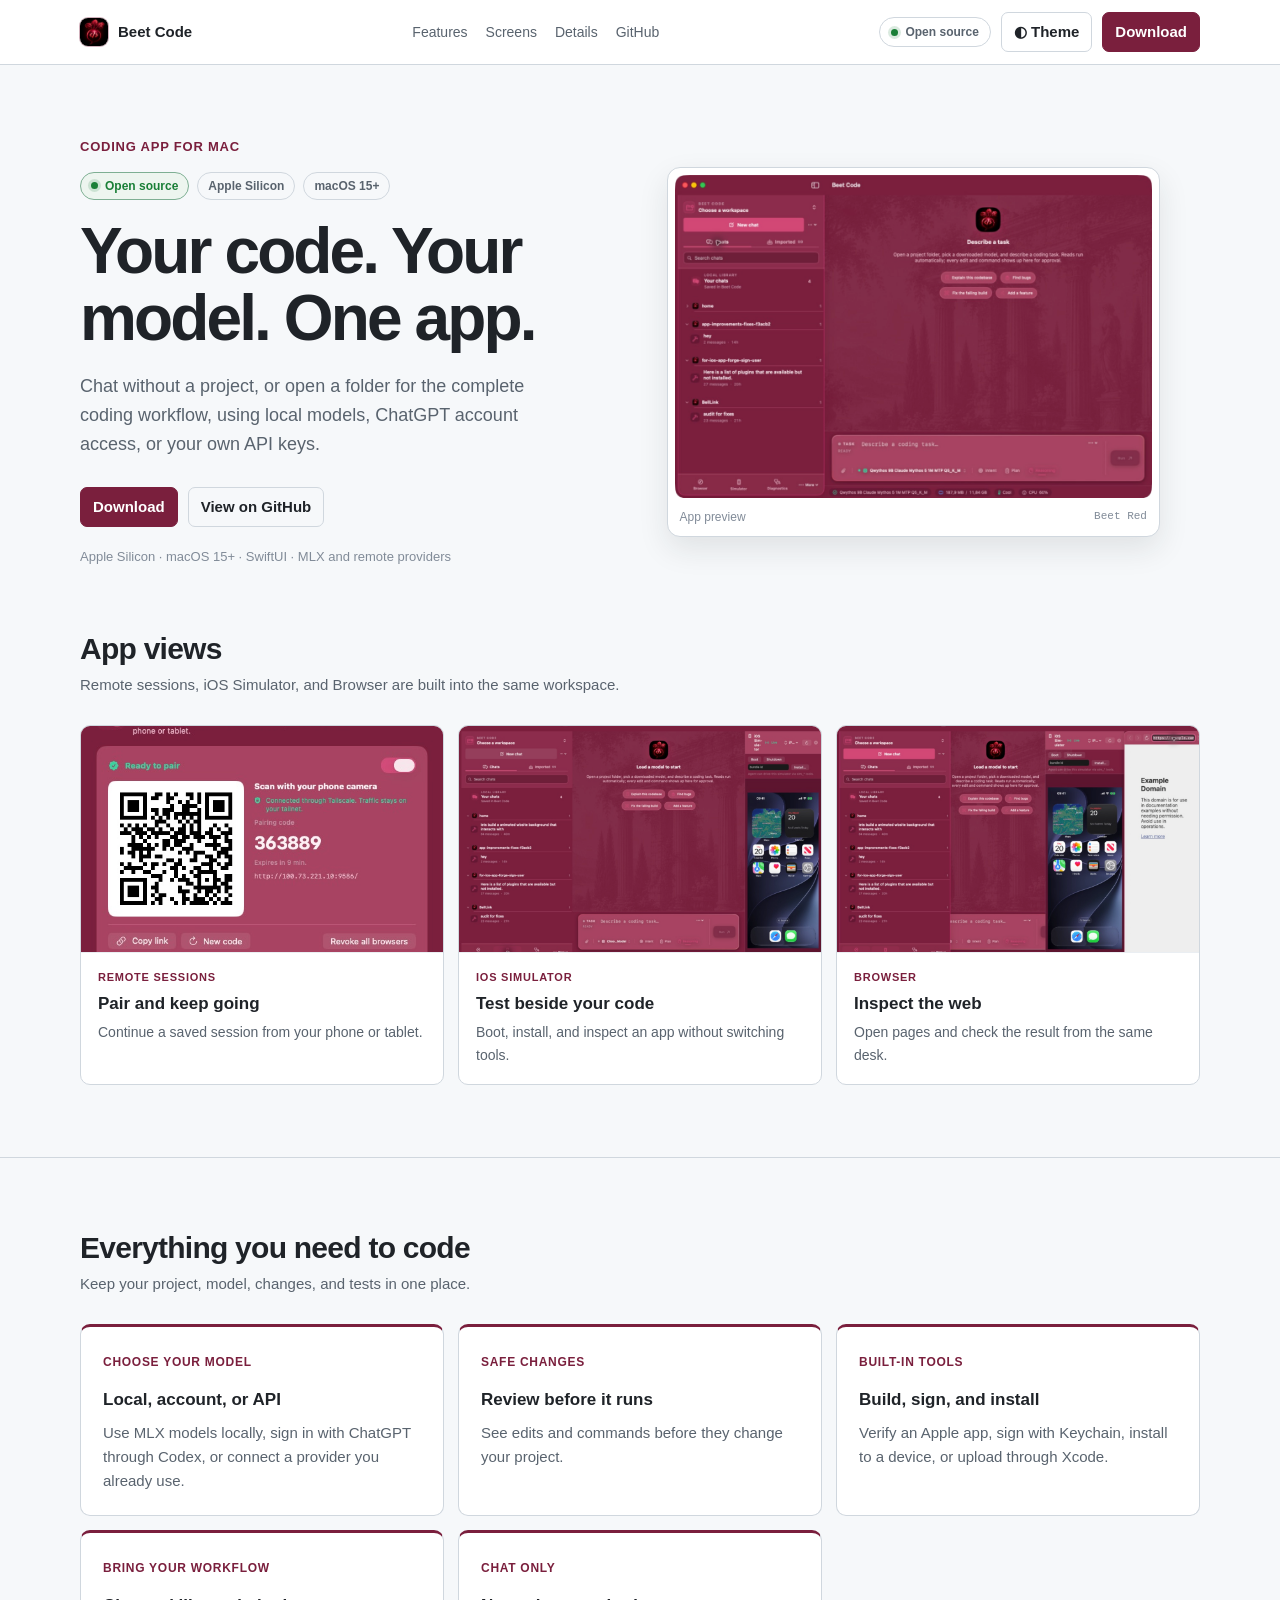
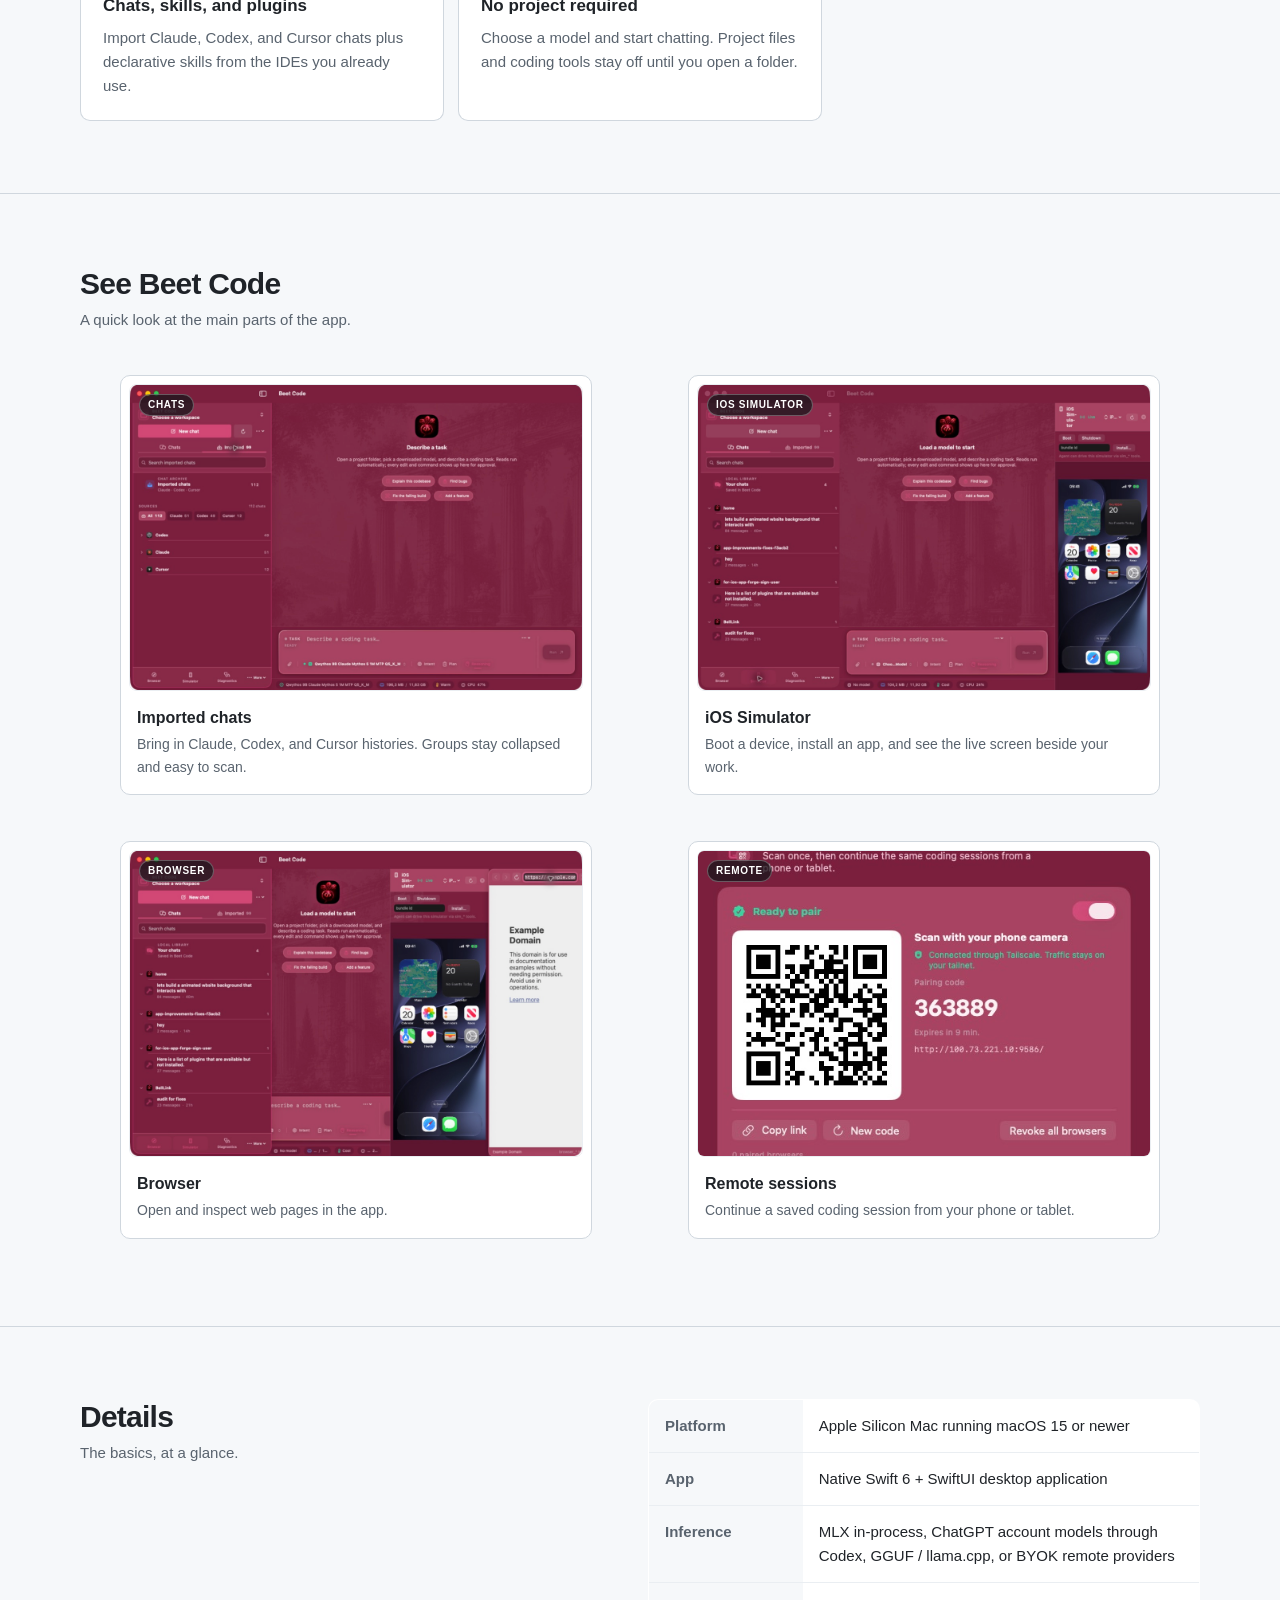
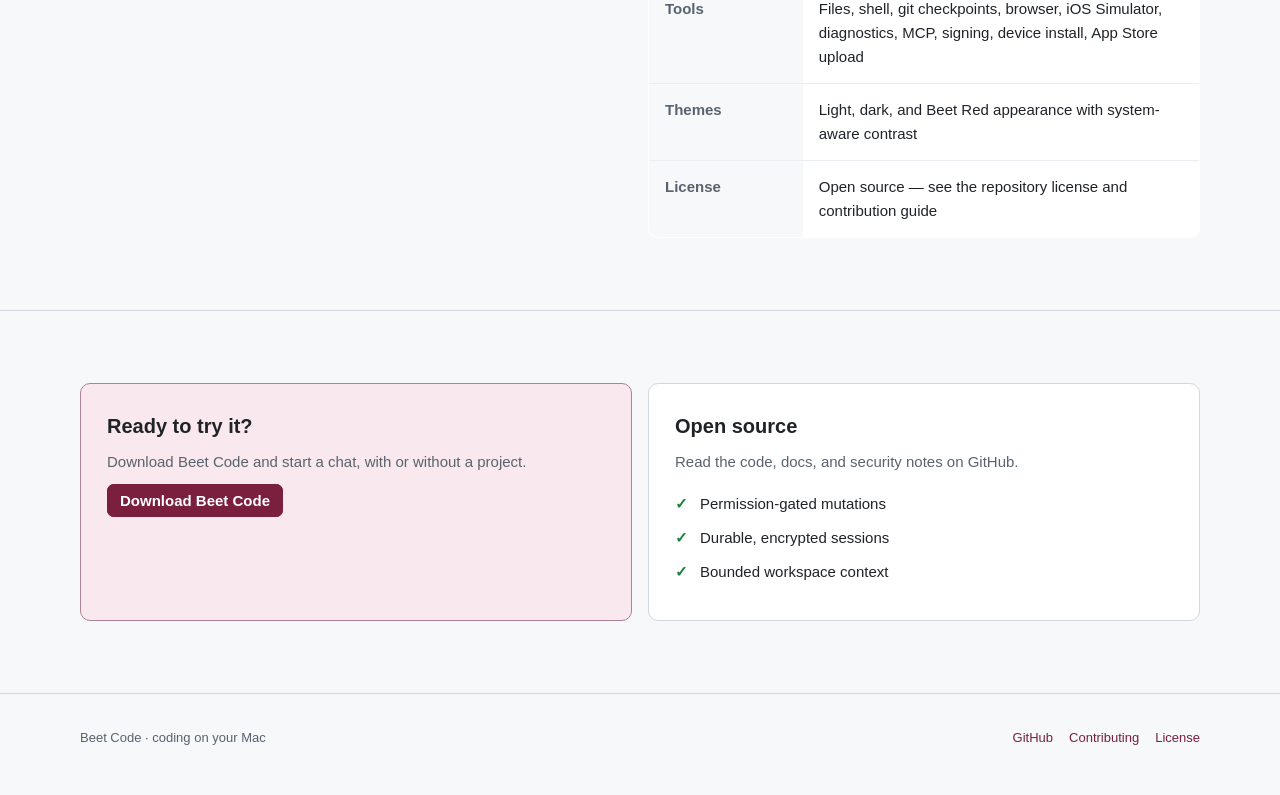
<file: docs/index.html>
<!doctype html>
<html lang="en">
<head>
  <meta charset="utf-8">
  <meta name="viewport" content="width=device-width, initial-scale=1">
  <meta name="description" content="Beet Code is a native coding app for Mac with local models, ChatGPT account access, safe tools, imported chats, a browser, and an iOS Simulator.">
  <meta name="theme-color" content="#7a1f3d">
  <link rel="icon" href="previews/beetlogo.png" type="image/png">
  <title>Beet Code — Coding on your Mac</title>
  <style>
    :root {
      color-scheme: light;
      --bg: #f6f8fa;
      --canvas: #ffffff;
      --canvas-muted: #f6f8fa;
      --ink: #1f2328;
      --muted: #59636e;
      --subtle: #818b98;
      --border: #d0d7de;
      --border-muted: #eaeef2;
      --accent: #7a1f3d;
      --accent-strong: #5e1630;
      --accent-soft: #f9e8ee;
      --accent-ink: #7a1f3d;
      --success: #1a7f37;
      --shadow: 0 12px 30px rgba(31, 35, 40, .10);
      --radius: 10px;
      --max: 1120px;
    }

    :root[data-theme="dark"] {
      color-scheme: dark;
      --bg: #0d1117;
      --canvas: #161b22;
      --canvas-muted: #0d1117;
      --ink: #f0f6fc;
      --muted: #a9b4c0;
      --subtle: #7d8a98;
      --border: #30363d;
      --border-muted: #21262d;
      --accent: #d65d86;
      --accent-strong: #f08caf;
      --accent-soft: #351522;
      --accent-ink: #ffb3ca;
      --success: #3fb950;
      --shadow: 0 18px 42px rgba(0, 0, 0, .32);
    }

    * { box-sizing: border-box; }
    html { scroll-behavior: smooth; }
    body {
      margin: 0;
      background: var(--bg);
      color: var(--ink);
      font: 15px/1.6 -apple-system, BlinkMacSystemFont, "Segoe UI", sans-serif;
    }
    a { color: var(--accent-ink); text-decoration: none; }
    a:hover { text-decoration: underline; }
    img { display: block; max-width: 100%; }
    .wrap { width: min(var(--max), calc(100% - 40px)); margin: 0 auto; }

    .site-header {
      background: var(--canvas);
      border-bottom: 1px solid var(--border);
    }
    .nav {
      min-height: 64px;
      display: flex;
      align-items: center;
      justify-content: space-between;
      gap: 24px;
    }
    .brand { display: inline-flex; align-items: center; gap: 10px; color: var(--ink); font-weight: 650; }
    .brand:hover { text-decoration: none; }
    .brand-mark {
      width: 28px; height: 28px; border-radius: 8px; object-fit: cover;
      box-shadow: 0 0 0 1px color-mix(in srgb, var(--accent) 35%, transparent);
    }
    .nav-links { display: flex; align-items: center; gap: 18px; color: var(--muted); }
    .nav-links a { color: inherit; font-size: 14px; }
    .nav-actions { display: flex; align-items: center; gap: 10px; }
    .source-tag, .badge {
      display: inline-flex; align-items: center; gap: 7px;
      border: 1px solid var(--border); border-radius: 999px;
      background: var(--canvas); color: var(--muted);
      font-size: 12px; font-weight: 700; line-height: 1;
      padding: 8px 11px; white-space: nowrap;
    }
    .source-tag:hover { border-color: var(--accent); color: var(--accent-ink); text-decoration: none; }
    .source-dot { width: 7px; height: 7px; border-radius: 50%; background: var(--success); box-shadow: 0 0 0 3px color-mix(in srgb, var(--success) 16%, transparent); }
    .theme-button, .button {
      border: 1px solid var(--border);
      border-radius: 7px;
      background: var(--canvas);
      color: var(--ink);
      font: inherit;
      font-weight: 600;
      padding: 7px 12px;
      cursor: pointer;
    }
    .theme-button:hover, .button:hover { border-color: var(--accent); text-decoration: none; }
    .button.primary { background: var(--accent); border-color: var(--accent); color: #fff; }
    .button.primary:hover { background: var(--accent-strong); border-color: var(--accent-strong); }
    .button.subtle { background: var(--canvas-muted); }

    .hero { padding: 72px 0 64px; }
    .hero-grid { display: grid; grid-template-columns: minmax(0, .92fr) minmax(420px, 1.08fr); align-items: center; gap: 58px; }
    .eyebrow { color: var(--accent-ink); font-size: 13px; font-weight: 700; letter-spacing: .06em; text-transform: uppercase; }
    .hero-badges { display: flex; flex-wrap: wrap; gap: 8px; margin: 14px 0 18px; }
    .badge { padding: 7px 10px; background: var(--canvas-muted); }
    .badge.source { border-color: color-mix(in srgb, var(--success) 45%, var(--border)); color: var(--success); background: color-mix(in srgb, var(--success) 8%, var(--canvas)); }
    h1, h2, h3, p { margin-top: 0; }
    h1 { max-width: 620px; margin-bottom: 20px; font-size: clamp(42px, 5vw, 66px); line-height: 1.05; letter-spacing: -.045em; }
    .hero-copy { max-width: 570px; color: var(--muted); font-size: 18px; }
    .hero-actions { display: flex; flex-wrap: wrap; gap: 10px; margin: 28px 0 20px; }
    .hero-note { color: var(--subtle); font-size: 13px; }
    .preview-shell { padding: 7px; background: var(--canvas); border: 1px solid var(--border); border-radius: 13px; box-shadow: var(--shadow); }
    .preview-shell img { width: 100%; border-radius: 8px; }
    .preview-caption { display: flex; justify-content: space-between; gap: 12px; padding: 10px 5px 2px; color: var(--subtle); font-size: 12px; }

    .section { padding: 72px 0; border-top: 1px solid var(--border); }
    .section-heading { display: flex; justify-content: space-between; align-items: end; gap: 28px; margin-bottom: 28px; }
    h2 { margin-bottom: 6px; font-size: 30px; line-height: 1.2; letter-spacing: -.025em; }
    .section-intro { max-width: 660px; margin-bottom: 0; color: var(--muted); }
    .specs { width: 100%; border-collapse: collapse; overflow: hidden; border: 1px solid var(--border); border-radius: var(--radius); background: var(--canvas); }
    .specs th, .specs td { padding: 14px 16px; border-bottom: 1px solid var(--border-muted); text-align: left; vertical-align: top; }
    .specs tr:last-child th, .specs tr:last-child td { border-bottom: 0; }
    .specs th { width: 28%; color: var(--muted); font-weight: 600; background: var(--canvas-muted); }
    .specs td { color: var(--ink); }
    code, .mono { font-family: ui-monospace, SFMono-Regular, Menlo, monospace; font-size: .92em; }

    .feature-grid { display: grid; grid-template-columns: repeat(3, 1fr); gap: 14px; }
    .feature-card, .preview-card { padding: 22px; border: 1px solid var(--border); border-radius: var(--radius); background: var(--canvas); }
    .feature-card { border-top: 3px solid var(--accent); }
    .feature-card h3 { margin-bottom: 7px; font-size: 17px; }
    .feature-card p { margin-bottom: 0; color: var(--muted); }
    .feature-kicker { display: inline-block; margin-bottom: 14px; color: var(--accent-ink); font-size: 12px; font-weight: 700; letter-spacing: .06em; text-transform: uppercase; }

    .preview-grid { display: grid; grid-template-columns: repeat(2, 1fr); gap: 16px; }
    .preview-card { padding: 8px; overflow: hidden; transition: transform .16s ease, border-color .16s ease, box-shadow .16s ease; }
    .preview-card:hover { transform: translateY(-3px); border-color: color-mix(in srgb, var(--accent) 55%, var(--border)); box-shadow: var(--shadow); }
    .preview-image { position: relative; overflow: hidden; border-radius: 7px; }
    .preview-card img { width: 100%; aspect-ratio: 1.48; object-fit: cover; border-radius: 7px; border: 1px solid var(--border-muted); }
    .preview-tag { position: absolute; z-index: 1; top: 10px; left: 10px; padding: 5px 8px; border: 1px solid rgba(255,255,255,.28); border-radius: 999px; background: rgba(20, 22, 26, .72); color: #fff; font-size: 10px; font-weight: 800; letter-spacing: .07em; line-height: 1; }
    .preview-card figcaption { padding: 14px 8px 8px; }
    .preview-card h3 { margin-bottom: 3px; font-size: 16px; }
    .preview-card p { margin-bottom: 0; color: var(--muted); font-size: 14px; }

    .views { padding: 0 0 72px; }
    .view-grid { display: grid; grid-template-columns: repeat(3, 1fr); gap: 14px; }
    .view-card { display: block; overflow: hidden; border: 1px solid var(--border); border-radius: var(--radius); background: var(--canvas); color: var(--ink); transition: transform .16s ease, border-color .16s ease, box-shadow .16s ease; }
    .view-card:hover { transform: translateY(-3px); border-color: color-mix(in srgb, var(--accent) 55%, var(--border)); box-shadow: var(--shadow); text-decoration: none; }
    .view-card img { width: 100%; aspect-ratio: 1.6; object-fit: cover; border-bottom: 1px solid var(--border-muted); }
    .view-body { padding: 16px 17px 18px; }
    .view-label { display: block; margin-bottom: 4px; color: var(--accent-ink); font-size: 11px; font-weight: 800; letter-spacing: .07em; text-transform: uppercase; }
    .view-body h3 { margin-bottom: 4px; font-size: 17px; }
    .view-body p { margin-bottom: 0; color: var(--muted); font-size: 14px; }

    .split { display: grid; grid-template-columns: 1fr 1fr; gap: 16px; }
    .callout { padding: 26px; border: 1px solid var(--border); border-radius: var(--radius); background: var(--canvas); }
    .callout.accent { border-color: color-mix(in srgb, var(--accent) 45%, var(--border)); background: var(--accent-soft); }
    .callout h3 { margin-bottom: 8px; font-size: 20px; }
    .callout p { color: var(--muted); }
    .callout p:last-child { margin-bottom: 0; }
    .check-list { padding: 0; margin: 18px 0 0; list-style: none; }
    .check-list li { position: relative; padding-left: 25px; margin: 10px 0; }
    .check-list li::before { content: "✓"; position: absolute; left: 0; color: var(--success); font-weight: 800; }

    .site-footer { padding: 34px 0 46px; border-top: 1px solid var(--border); color: var(--muted); font-size: 13px; }
    .footer-row { display: flex; justify-content: space-between; gap: 20px; }
    .footer-links { display: flex; gap: 16px; }

    @media (max-width: 850px) {
      .nav-links { display: none; }
      .hero { padding-top: 46px; }
      .hero-grid, .split { grid-template-columns: 1fr; gap: 34px; }
      .feature-grid { grid-template-columns: 1fr; }
      .view-grid { grid-template-columns: 1fr; }
    }
    @media (max-width: 560px) {
      .wrap { width: min(var(--max), calc(100% - 28px)); }
      .nav { min-height: 58px; }
      .hero { padding-bottom: 46px; }
      h1 { font-size: 42px; }
      .hero-copy { font-size: 16px; }
      .preview-grid { grid-template-columns: 1fr; }
      .section { padding: 50px 0; }
      .section-heading, .footer-row { align-items: start; flex-direction: column; }
      .specs th, .specs td { display: block; width: 100%; padding: 10px 13px; }
      .specs th { padding-bottom: 2px; border-bottom: 0; }
      .specs td { padding-top: 2px; }
    }
  </style>
</head>
<body>
  <header class="site-header">
    <div class="wrap nav">
      <a class="brand" href="#top" aria-label="Beet Code home">
        <img class="brand-mark" src="previews/beetlogo.png" alt="">
        <span>Beet Code</span>
      </a>
      <nav class="nav-links" aria-label="Primary navigation">
        <a href="#features">Features</a>
        <a href="#previews">Screens</a>
        <a href="#specs">Details</a>
        <a href="https://github.com/Mesutcydev/beet-code">GitHub</a>
      </nav>
      <div class="nav-actions">
        <a class="source-tag" href="https://github.com/Mesutcydev/beet-code" aria-label="Open source repository"><span class="source-dot"></span>Open source</a>
        <button class="theme-button" id="theme-toggle" type="button" aria-label="Toggle color theme">◐ Theme</button>
        <a class="button primary" href="https://github.com/Mesutcydev/beet-code/releases/latest/download/BeetCode-0.9.9.zip">Download</a>
      </div>
    </div>
  </header>

  <main id="top">
    <section class="hero">
      <div class="wrap hero-grid">
        <div>
          <div class="eyebrow">Coding app for Mac</div>
          <div class="hero-badges" aria-label="Project details">
            <a class="badge source" href="https://github.com/Mesutcydev/beet-code"><span class="source-dot"></span>Open source</a>
            <span class="badge">Apple Silicon</span>
            <span class="badge">macOS 15+</span>
          </div>
          <h1>Your code. Your model. One app.</h1>
          <p class="hero-copy">Chat without a project, or open a folder for the complete coding workflow, using local models, ChatGPT account access, or your own API keys.</p>
          <div class="hero-actions">
            <a class="button primary" href="https://github.com/Mesutcydev/beet-code/releases/latest/download/BeetCode-0.9.9.zip">Download</a>
            <a class="button subtle" href="https://github.com/Mesutcydev/beet-code">View on GitHub</a>
          </div>
          <div class="hero-note">Apple Silicon · macOS 15+ · SwiftUI · MLX and remote providers</div>
        </div>
        <figure class="preview-shell">
          <img src="previews/homepage.jpg" alt="Beet Code homepage with chats, model composer, and Beet Red theme">
          <figcaption class="preview-caption"><span>App preview</span><span class="mono">Beet Red</span></figcaption>
        </figure>
      </div>
    </section>

    <section class="views" aria-labelledby="views-title">
      <div class="wrap">
        <div class="section-heading">
          <div>
            <h2 id="views-title">App views</h2>
            <p class="section-intro">Remote sessions, iOS Simulator, and Browser are built into the same workspace.</p>
          </div>
        </div>
        <div class="view-grid">
          <a class="view-card" href="#previews">
            <img src="previews/remote-pairing.jpg" alt="Remote sessions pairing screen with QR code" loading="lazy">
            <div class="view-body"><span class="view-label">Remote sessions</span><h3>Pair and keep going</h3><p>Continue a saved session from your phone or tablet.</p></div>
          </a>
          <a class="view-card" href="#previews">
            <img src="previews/simulator.jpg" alt="iOS Simulator live screen inside Beet Code" loading="lazy">
            <div class="view-body"><span class="view-label">iOS Simulator</span><h3>Test beside your code</h3><p>Boot, install, and inspect an app without switching tools.</p></div>
          </a>
          <a class="view-card" href="#previews">
            <img src="previews/browser.jpg" alt="Browser view inside Beet Code" loading="lazy">
            <div class="view-body"><span class="view-label">Browser</span><h3>Inspect the web</h3><p>Open pages and check the result from the same desk.</p></div>
          </a>
        </div>
      </div>
    </section>

    <section class="section" id="features">
      <div class="wrap">
        <div class="section-heading">
          <div>
            <h2>Everything you need to code</h2>
            <p class="section-intro">Keep your project, model, changes, and tests in one place.</p>
          </div>
        </div>
        <div class="feature-grid">
          <article class="feature-card">
            <span class="feature-kicker">Choose your model</span>
            <h3>Local, account, or API</h3>
            <p>Use MLX models locally, sign in with ChatGPT through Codex, or connect a provider you already use.</p>
          </article>
          <article class="feature-card">
            <span class="feature-kicker">Safe changes</span>
            <h3>Review before it runs</h3>
            <p>See edits and commands before they change your project.</p>
          </article>
          <article class="feature-card">
            <span class="feature-kicker">Built-in tools</span>
            <h3>Build, sign, and install</h3>
            <p>Verify an Apple app, sign with Keychain, install to a device, or upload through Xcode.</p>
          </article>
          <article class="feature-card">
            <span class="feature-kicker">Bring your workflow</span>
            <h3>Chats, skills, and plugins</h3>
            <p>Import Claude, Codex, and Cursor chats plus declarative skills from the IDEs you already use.</p>
          </article>
          <article class="feature-card">
            <span class="feature-kicker">Chat only</span>
            <h3>No project required</h3>
            <p>Choose a model and start chatting. Project files and coding tools stay off until you open a folder.</p>
          </article>
        </div>
      </div>
    </section>

    <section class="section" id="previews">
      <div class="wrap">
        <div class="section-heading">
          <div>
            <h2>See Beet Code</h2>
            <p class="section-intro">A quick look at the main parts of the app.</p>
          </div>
        </div>
        <div class="preview-grid">
          <figure class="preview-card">
            <div class="preview-image"><span class="preview-tag">CHATS</span><img src="previews/imported-chats.jpg" alt="Imported chats view with collapsed Codex, Claude, and Cursor groups" loading="lazy"></div>
            <figcaption><h3>Imported chats</h3><p>Bring in Claude, Codex, and Cursor histories. Groups stay collapsed and easy to scan.</p></figcaption>
          </figure>
          <figure class="preview-card">
            <div class="preview-image"><span class="preview-tag">IOS SIMULATOR</span><img src="previews/simulator.jpg" alt="Beet Code with an iOS Simulator panel showing a live iPhone screen" loading="lazy"></div>
            <figcaption><h3>iOS Simulator</h3><p>Boot a device, install an app, and see the live screen beside your work.</p></figcaption>
          </figure>
          <figure class="preview-card">
            <div class="preview-image"><span class="preview-tag">BROWSER</span><img src="previews/browser.jpg" alt="Beet Code with the in-app browser showing Example Domain" loading="lazy"></div>
            <figcaption><h3>Browser</h3><p>Open and inspect web pages in the app.</p></figcaption>
          </figure>
          <figure class="preview-card">
            <div class="preview-image"><span class="preview-tag">REMOTE</span><img src="previews/remote-pairing.jpg" alt="Remote Beet Code sessions pairing QR code and ready state" loading="lazy"></div>
            <figcaption><h3>Remote sessions</h3><p>Continue a saved coding session from your phone or tablet.</p></figcaption>
          </figure>
        </div>
      </div>
    </section>

    <section class="section" id="specs">
      <div class="wrap split">
        <div>
          <h2>Details</h2>
          <p class="section-intro">The basics, at a glance.</p>
        </div>
        <table class="specs">
          <tbody>
            <tr><th scope="row">Platform</th><td>Apple Silicon Mac running macOS 15 or newer</td></tr>
            <tr><th scope="row">App</th><td>Native Swift 6 + SwiftUI desktop application</td></tr>
            <tr><th scope="row">Inference</th><td>MLX in-process, ChatGPT account models through Codex, GGUF / llama.cpp, or BYOK remote providers</td></tr>
            <tr><th scope="row">Tools</th><td>Files, shell, git checkpoints, browser, iOS Simulator, diagnostics, MCP, signing, device install, App Store upload</td></tr>
            <tr><th scope="row">Themes</th><td>Light, dark, and Beet Red appearance with system-aware contrast</td></tr>
            <tr><th scope="row">License</th><td>Open source — see the repository license and contribution guide</td></tr>
          </tbody>
        </table>
      </div>
    </section>

    <section class="section">
      <div class="wrap split">
        <div class="callout accent">
          <h3>Ready to try it?</h3>
          <p>Download Beet Code and start a chat, with or without a project.</p>
          <a class="button primary" href="https://github.com/Mesutcydev/beet-code/releases/latest/download/BeetCode-0.9.9.zip">Download Beet Code</a>
        </div>
        <div class="callout">
          <h3>Open source</h3>
          <p>Read the code, docs, and security notes on GitHub.</p>
          <ul class="check-list">
            <li>Permission-gated mutations</li>
            <li>Durable, encrypted sessions</li>
            <li>Bounded workspace context</li>
          </ul>
        </div>
      </div>
    </section>
  </main>

  <footer class="site-footer">
    <div class="wrap footer-row">
      <span>Beet Code · coding on your Mac</span>
      <div class="footer-links"><a href="https://github.com/Mesutcydev/beet-code">GitHub</a><a href="https://github.com/Mesutcydev/beet-code/blob/main/docs/CONTRIBUTING.md">Contributing</a><a href="https://github.com/Mesutcydev/beet-code/blob/main/LICENSE">License</a></div>
    </div>
  </footer>

  <script>
    (() => {
      const root = document.documentElement;
      const button = document.getElementById('theme-toggle');
      const stored = localStorage.getItem('beetcode-theme');
      if (stored) root.dataset.theme = stored;
      button.addEventListener('click', () => {
        const next = root.dataset.theme === 'dark' ? 'light' : 'dark';
        root.dataset.theme = next;
        localStorage.setItem('beetcode-theme', next);
      });
    })();
  </script>
</body>
</html>
</file>
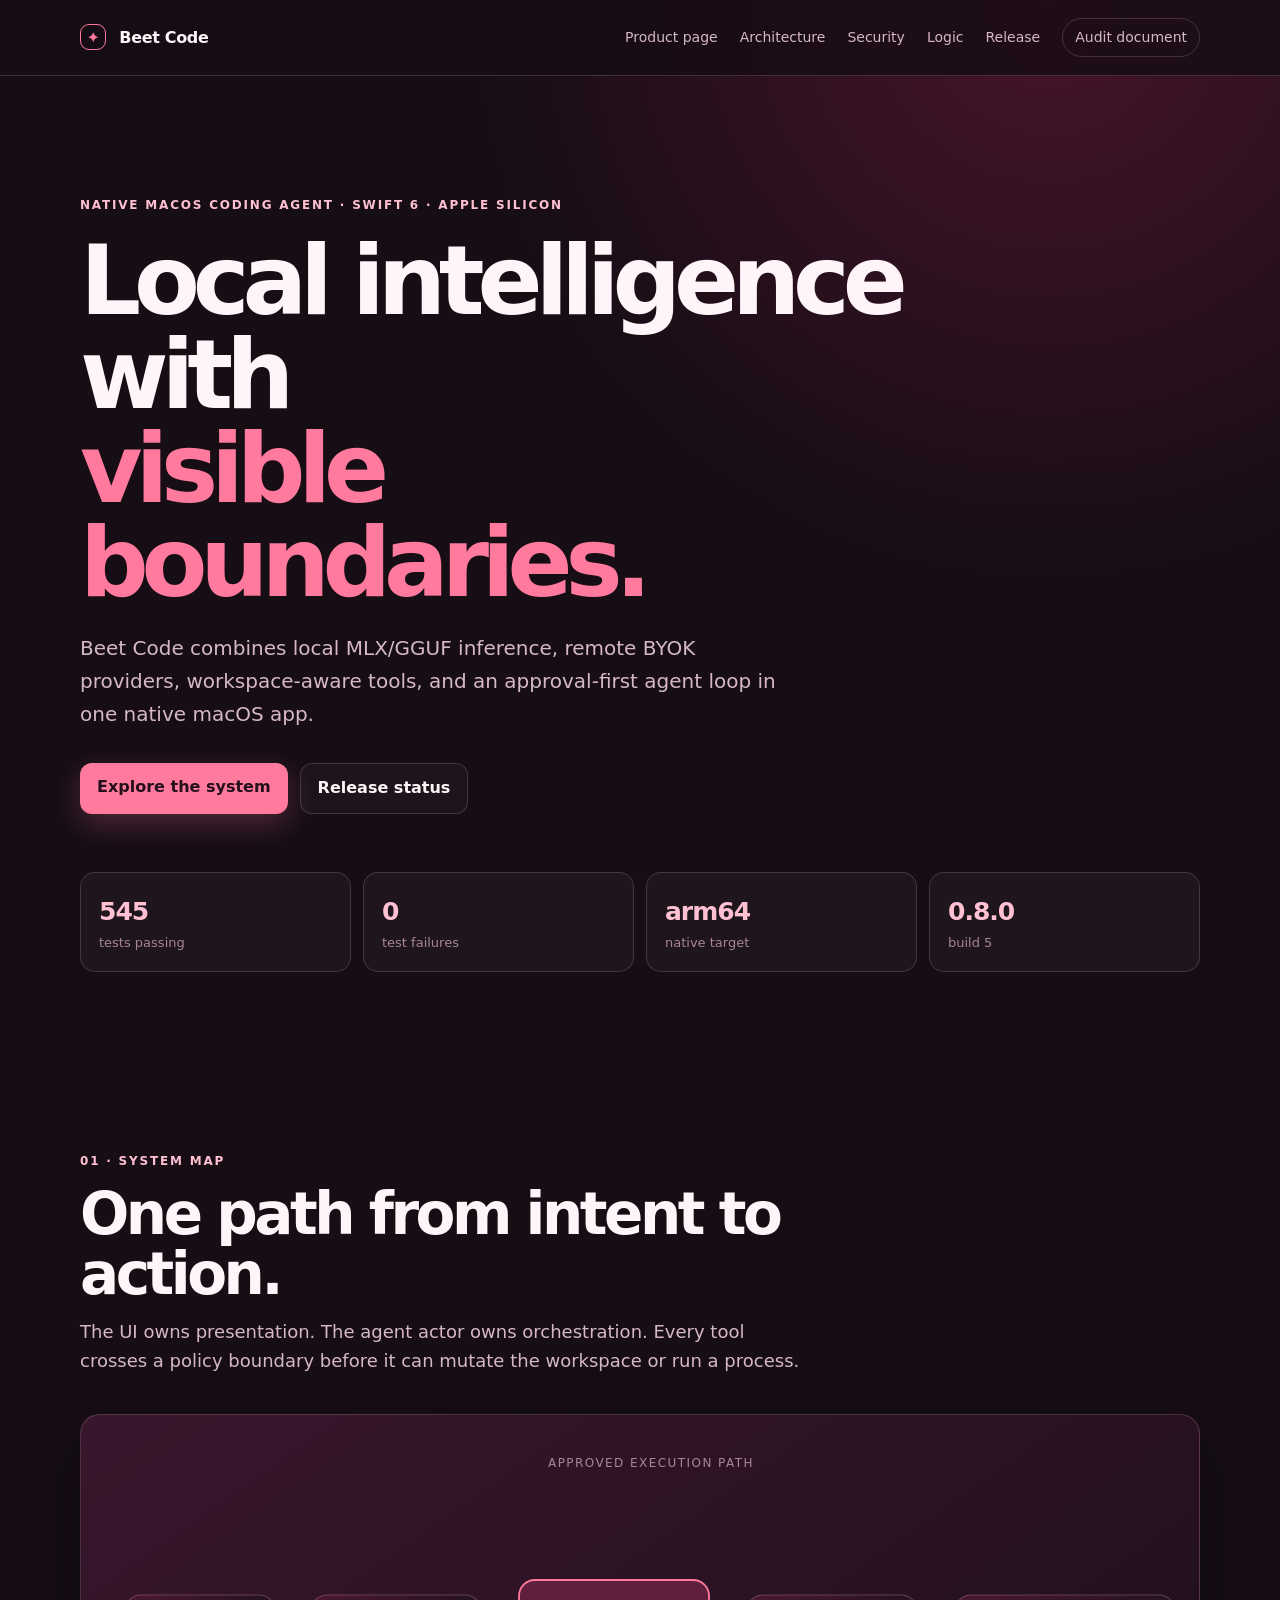
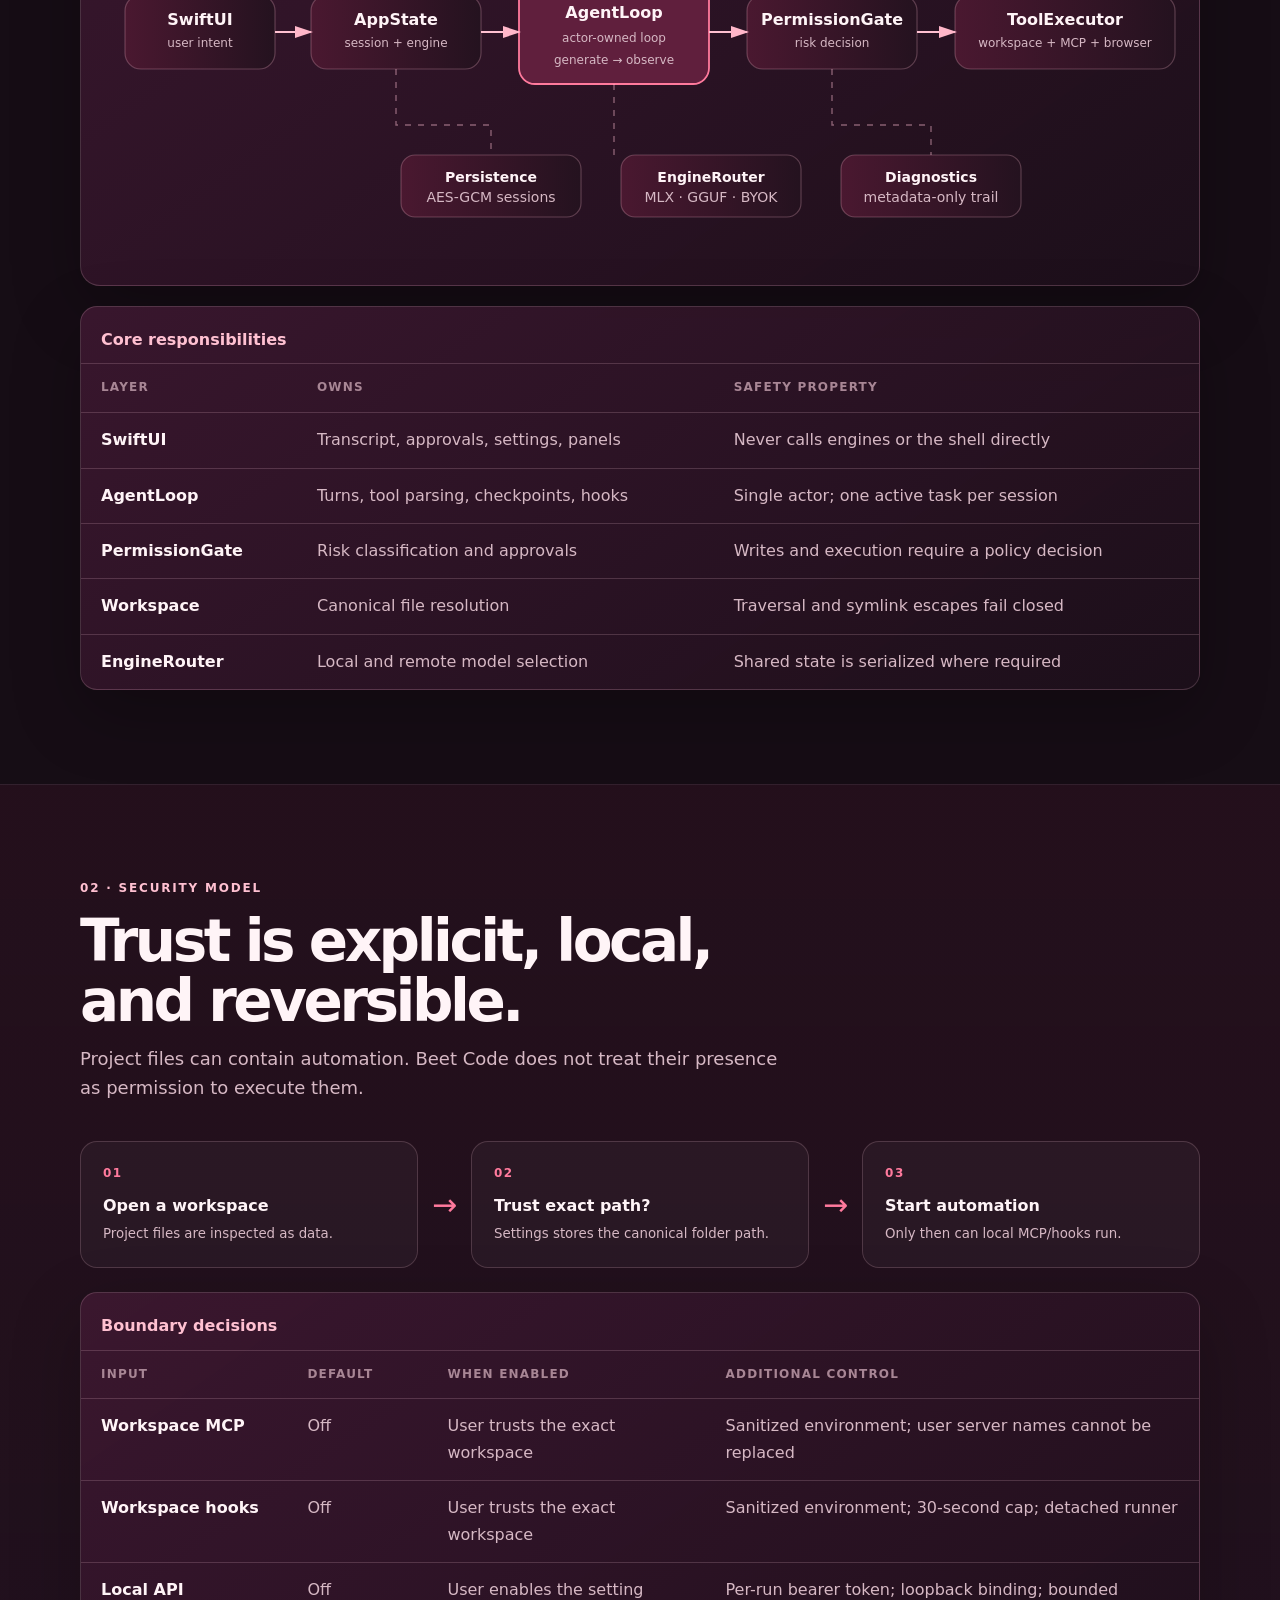
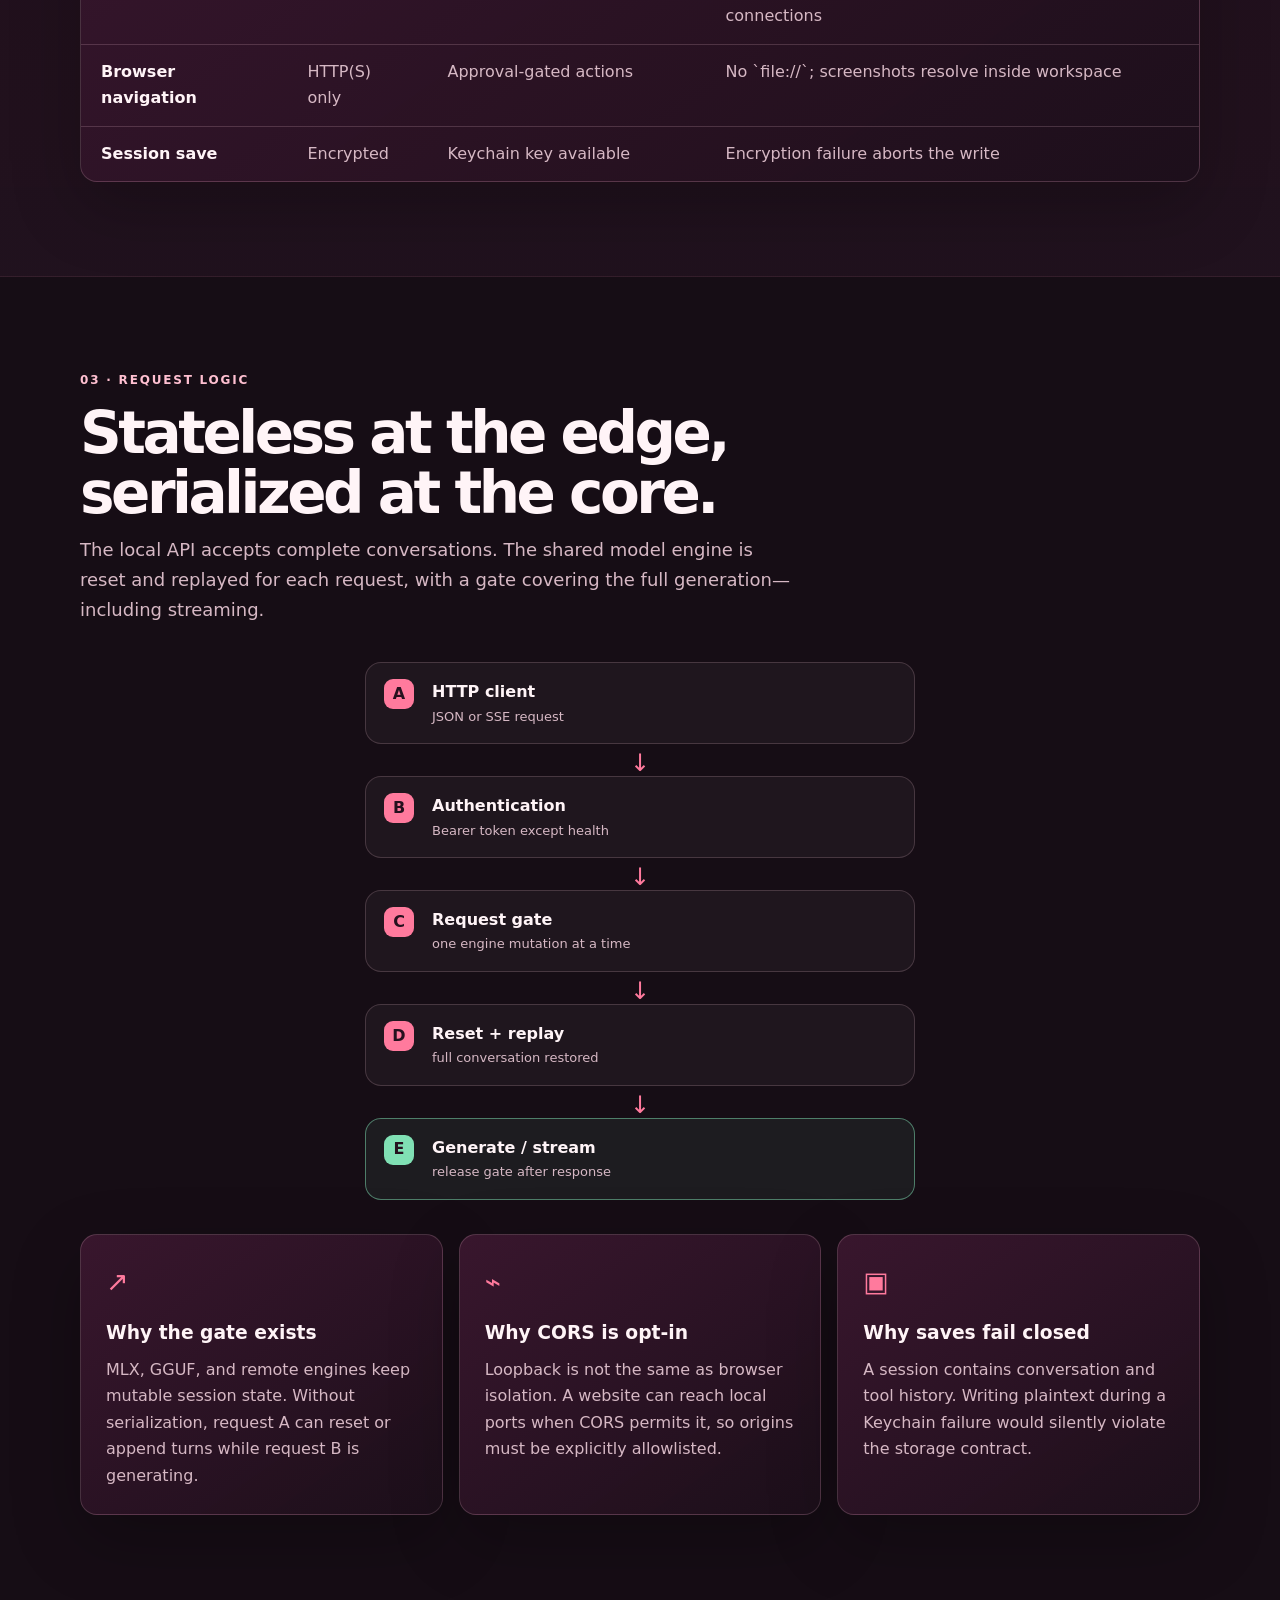
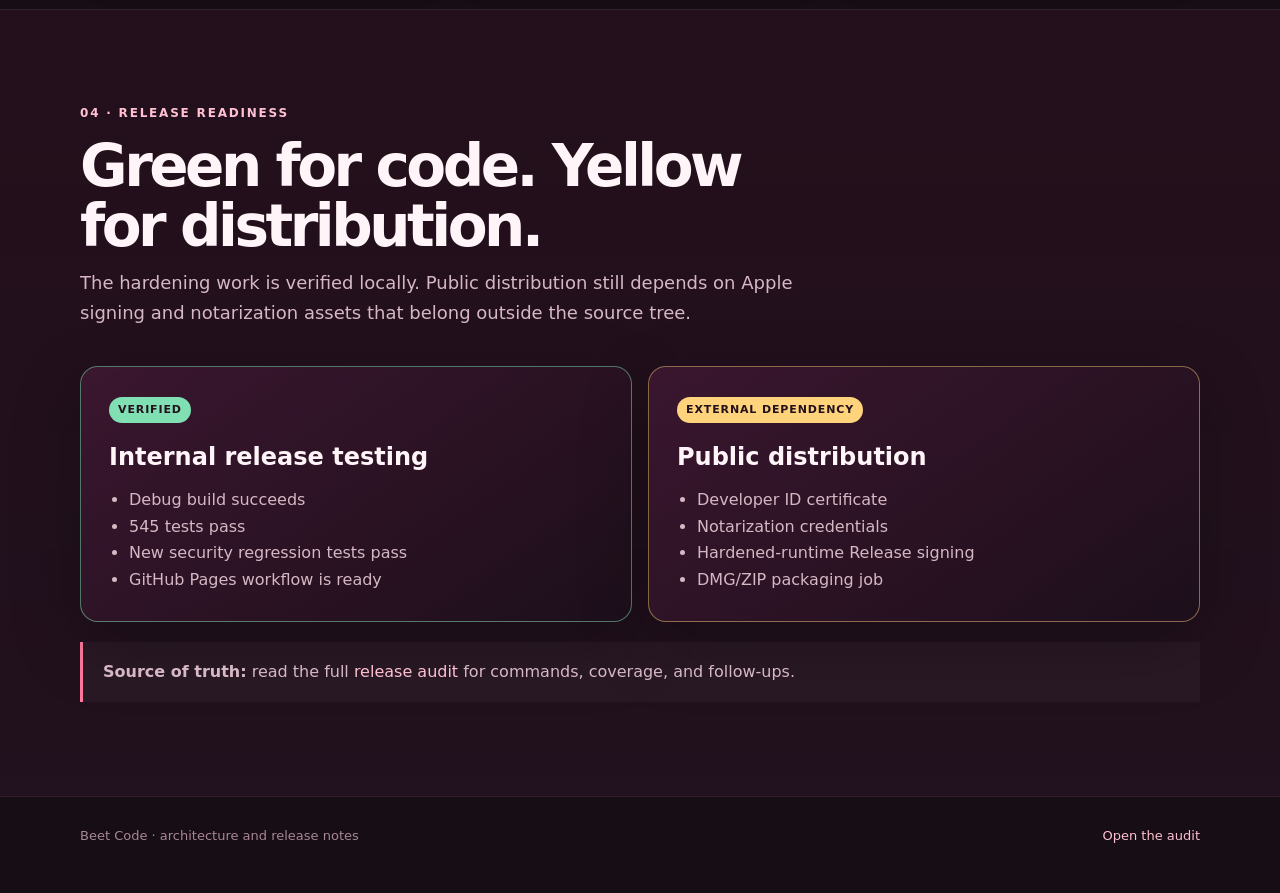
<file: docs/site/index.html>
<!doctype html>
<html lang="en">
<head>
  <meta charset="utf-8">
  <meta name="viewport" content="width=device-width, initial-scale=1">
  <meta name="description" content="Beet Code architecture, security model, and release readiness.">
  <title>Beet Code — Architecture & Release</title>
  <link rel="stylesheet" href="styles.css">
</head>
<body>
  <header class="topbar">
    <a class="brand" href="../" aria-label="Beet Code home"><span class="beet-mark">✦</span> Beet Code</a>
    <nav aria-label="Primary navigation">
      <a href="../">Product page</a>
      <a href="#architecture">Architecture</a>
      <a href="#security">Security</a>
      <a href="#logic">Logic</a>
      <a href="#release">Release</a>
      <a class="nav-button" href="../RELEASE-AUDIT.md">Audit document</a>
    </nav>
  </header>

  <main id="top">
    <section class="hero shell">
      <div class="eyebrow">Native macOS coding agent · Swift 6 · Apple Silicon</div>
      <h1>Local intelligence with<br><span>visible boundaries.</span></h1>
      <p class="lede">Beet Code combines local MLX/GGUF inference, remote BYOK providers, workspace-aware tools, and an approval-first agent loop in one native macOS app.</p>
      <div class="hero-actions">
        <a class="button primary" href="#architecture">Explore the system</a>
        <a class="button secondary" href="#release">Release status</a>
      </div>
      <div class="status-grid" aria-label="Project status">
        <div class="status-card"><strong>545</strong><span>tests passing</span></div>
        <div class="status-card"><strong>0</strong><span>test failures</span></div>
        <div class="status-card"><strong>arm64</strong><span>native target</span></div>
        <div class="status-card"><strong>0.8.0</strong><span>build 5</span></div>
      </div>
    </section>

    <section id="architecture" class="section shell">
      <div class="section-heading">
        <div class="eyebrow">01 · System map</div>
        <h2>One path from intent to action.</h2>
        <p>The UI owns presentation. The agent actor owns orchestration. Every tool crosses a policy boundary before it can mutate the workspace or run a process.</p>
      </div>
      <div class="diagram-card">
        <svg class="architecture-diagram" viewBox="0 0 1100 430" role="img" aria-labelledby="architecture-title architecture-desc">
          <title id="architecture-title">Beet Code architecture flow</title>
          <desc id="architecture-desc">The user interface flows through AppState and AgentSessionController into the AgentLoop, then through PermissionGate and ToolExecutor to workspace tools and model engines. Persistence and diagnostics observe the flow.</desc>
          <defs>
            <marker id="arrow" markerWidth="10" markerHeight="10" refX="8" refY="3" orient="auto"><path d="M0,0 L0,6 L9,3 z" fill="#ffb6c9"/></marker>
            <linearGradient id="node" x1="0" x2="1"><stop offset="0" stop-color="#4a1830"/><stop offset="1" stop-color="#24121f"/></linearGradient>
          </defs>
          <g class="svg-label"><text x="550" y="32" text-anchor="middle">approved execution path</text></g>
          <g class="svg-node"><rect x="24" y="160" width="150" height="74" rx="16"/><text x="99" y="190" text-anchor="middle">SwiftUI</text><text x="99" y="212" text-anchor="middle" class="sub">user intent</text></g>
          <g class="svg-node"><rect x="210" y="160" width="170" height="74" rx="16"/><text x="295" y="190" text-anchor="middle">AppState</text><text x="295" y="212" text-anchor="middle" class="sub">session + engine</text></g>
          <g class="svg-node accent"><rect x="418" y="145" width="190" height="104" rx="16"/><text x="513" y="183" text-anchor="middle">AgentLoop</text><text x="513" y="207" text-anchor="middle" class="sub">actor-owned loop</text><text x="513" y="229" text-anchor="middle" class="sub">generate → observe</text></g>
          <g class="svg-node"><rect x="646" y="160" width="170" height="74" rx="16"/><text x="731" y="190" text-anchor="middle">PermissionGate</text><text x="731" y="212" text-anchor="middle" class="sub">risk decision</text></g>
          <g class="svg-node"><rect x="854" y="160" width="220" height="74" rx="16"/><text x="964" y="190" text-anchor="middle">ToolExecutor</text><text x="964" y="212" text-anchor="middle" class="sub">workspace + MCP + browser</text></g>
          <path class="svg-arrow" d="M174 197 H210"/><path class="svg-arrow" d="M380 197 H418"/><path class="svg-arrow" d="M608 197 H646"/><path class="svg-arrow" d="M816 197 H854"/>
          <g class="svg-node small"><rect x="300" y="320" width="180" height="62" rx="14"/><text x="390" y="347" text-anchor="middle">Persistence</text><text x="390" y="367" text-anchor="middle" class="sub">AES-GCM sessions</text></g>
          <g class="svg-node small"><rect x="520" y="320" width="180" height="62" rx="14"/><text x="610" y="347" text-anchor="middle">EngineRouter</text><text x="610" y="367" text-anchor="middle" class="sub">MLX · GGUF · BYOK</text></g>
          <g class="svg-node small"><rect x="740" y="320" width="180" height="62" rx="14"/><text x="830" y="347" text-anchor="middle">Diagnostics</text><text x="830" y="367" text-anchor="middle" class="sub">metadata-only trail</text></g>
          <path class="svg-dashed" d="M295 234 V290 H390 V320"/><path class="svg-dashed" d="M513 249 V320"/><path class="svg-dashed" d="M731 234 V290 H830 V320"/>
        </svg>
      </div>
      <div class="table-wrap">
        <table>
          <caption>Core responsibilities</caption>
          <thead><tr><th>Layer</th><th>Owns</th><th>Safety property</th></tr></thead>
          <tbody>
            <tr><td>SwiftUI</td><td>Transcript, approvals, settings, panels</td><td>Never calls engines or the shell directly</td></tr>
            <tr><td>AgentLoop</td><td>Turns, tool parsing, checkpoints, hooks</td><td>Single actor; one active task per session</td></tr>
            <tr><td>PermissionGate</td><td>Risk classification and approvals</td><td>Writes and execution require a policy decision</td></tr>
            <tr><td>Workspace</td><td>Canonical file resolution</td><td>Traversal and symlink escapes fail closed</td></tr>
            <tr><td>EngineRouter</td><td>Local and remote model selection</td><td>Shared state is serialized where required</td></tr>
          </tbody>
        </table>
      </div>
    </section>

    <section id="security" class="section tinted">
      <div class="shell">
        <div class="section-heading">
          <div class="eyebrow">02 · Security model</div>
          <h2>Trust is explicit, local, and reversible.</h2>
          <p>Project files can contain automation. Beet Code does not treat their presence as permission to execute them.</p>
        </div>
        <div class="trust-flow" aria-label="Workspace automation trust flow">
          <div class="flow-step"><span>01</span><strong>Open a workspace</strong><small>Project files are inspected as data.</small></div>
          <div class="flow-connector">→</div>
          <div class="flow-step"><span>02</span><strong>Trust exact path?</strong><small>Settings stores the canonical folder path.</small></div>
          <div class="flow-connector">→</div>
          <div class="flow-step"><span>03</span><strong>Start automation</strong><small>Only then can local MCP/hooks run.</small></div>
        </div>
        <div class="table-wrap">
          <table>
            <caption>Boundary decisions</caption>
            <thead><tr><th>Input</th><th>Default</th><th>When enabled</th><th>Additional control</th></tr></thead>
            <tbody>
              <tr><td>Workspace MCP</td><td>Off</td><td>User trusts the exact workspace</td><td>Sanitized environment; user server names cannot be replaced</td></tr>
              <tr><td>Workspace hooks</td><td>Off</td><td>User trusts the exact workspace</td><td>Sanitized environment; 30-second cap; detached runner</td></tr>
              <tr><td>Local API</td><td>Off</td><td>User enables the setting</td><td>Per-run bearer token; loopback binding; bounded connections</td></tr>
              <tr><td>Browser navigation</td><td>HTTP(S) only</td><td>Approval-gated actions</td><td>No `file://`; screenshots resolve inside workspace</td></tr>
              <tr><td>Session save</td><td>Encrypted</td><td>Keychain key available</td><td>Encryption failure aborts the write</td></tr>
            </tbody>
          </table>
        </div>
      </div>
    </section>

    <section id="logic" class="section shell">
      <div class="section-heading">
        <div class="eyebrow">03 · Request logic</div>
        <h2>Stateless at the edge, serialized at the core.</h2>
        <p>The local API accepts complete conversations. The shared model engine is reset and replayed for each request, with a gate covering the full generation—including streaming.</p>
      </div>
      <div class="request-diagram">
        <div class="request-node"><span class="node-number">A</span><strong>HTTP client</strong><small>JSON or SSE request</small></div>
        <div class="request-arrow">↓</div>
        <div class="request-node"><span class="node-number">B</span><strong>Authentication</strong><small>Bearer token except health</small></div>
        <div class="request-arrow">↓</div>
        <div class="request-node"><span class="node-number">C</span><strong>Request gate</strong><small>one engine mutation at a time</small></div>
        <div class="request-arrow">↓</div>
        <div class="request-node"><span class="node-number">D</span><strong>Reset + replay</strong><small>full conversation restored</small></div>
        <div class="request-arrow">↓</div>
        <div class="request-node success"><span class="node-number">E</span><strong>Generate / stream</strong><small>release gate after response</small></div>
      </div>
      <div class="logic-grid">
        <article class="logic-card"><div class="card-icon">↗</div><h3>Why the gate exists</h3><p>MLX, GGUF, and remote engines keep mutable session state. Without serialization, request A can reset or append turns while request B is generating.</p></article>
        <article class="logic-card"><div class="card-icon">⌁</div><h3>Why CORS is opt-in</h3><p>Loopback is not the same as browser isolation. A website can reach local ports when CORS permits it, so origins must be explicitly allowlisted.</p></article>
        <article class="logic-card"><div class="card-icon">▣</div><h3>Why saves fail closed</h3><p>A session contains conversation and tool history. Writing plaintext during a Keychain failure would silently violate the storage contract.</p></article>
      </div>
    </section>

    <section id="release" class="section tinted">
      <div class="shell">
        <div class="section-heading">
          <div class="eyebrow">04 · Release readiness</div>
          <h2>Green for code. Yellow for distribution.</h2>
          <p>The hardening work is verified locally. Public distribution still depends on Apple signing and notarization assets that belong outside the source tree.</p>
        </div>
        <div class="release-grid">
          <div class="release-panel good"><span class="pill">Verified</span><h3>Internal release testing</h3><ul><li>Debug build succeeds</li><li>545 tests pass</li><li>New security regression tests pass</li><li>GitHub Pages workflow is ready</li></ul></div>
          <div class="release-panel pending"><span class="pill">External dependency</span><h3>Public distribution</h3><ul><li>Developer ID certificate</li><li>Notarization credentials</li><li>Hardened-runtime Release signing</li><li>DMG/ZIP packaging job</li></ul></div>
        </div>
        <div class="footer-callout"><strong>Source of truth:</strong> read the full <a href="../RELEASE-AUDIT.md">release audit</a> for commands, coverage, and follow-ups.</div>
      </div>
    </section>
  </main>

  <footer class="footer shell"><span>Beet Code · architecture and release notes</span><a href="../RELEASE-AUDIT.md">Open the audit</a></footer>
</body>
</html>
</file>
<file: docs/site/styles.css>
:root {
  --bg: #160d15;
  --panel: #241321;
  --panel-2: #30182a;
  --ink: #fff4f7;
  --muted: #d6b8c4;
  --faint: #a88695;
  --line: rgba(255, 204, 220, .18);
  --accent: #ff7a9d;
  --accent-2: #ffc0d1;
  --green: #80e0b4;
  --amber: #ffd27c;
  --shadow: 0 24px 70px rgba(0, 0, 0, .24);
  color-scheme: dark;
}

* { box-sizing: border-box; }
html { scroll-behavior: smooth; }
body {
  margin: 0;
  background:
    radial-gradient(circle at 82% 0%, rgba(132, 29, 69, .45), transparent 36rem),
    var(--bg);
  color: var(--ink);
  font: 16px/1.65 Inter, ui-sans-serif, system-ui, -apple-system, BlinkMacSystemFont, "Segoe UI", sans-serif;
}
a { color: var(--accent-2); text-decoration: none; }
a:hover { color: #fff; }
.shell { width: min(1120px, calc(100% - 48px)); margin: 0 auto; }
.topbar {
  position: sticky; top: 0; z-index: 10;
  display: flex; justify-content: space-between; align-items: center;
  padding: 18px max(24px, calc((100vw - 1120px) / 2));
  background: rgba(22, 13, 21, .82);
  border-bottom: 1px solid var(--line);
  backdrop-filter: blur(18px);
}
.brand { color: var(--ink); font-weight: 760; letter-spacing: -.02em; }
.beet-mark { display: inline-grid; place-items: center; width: 26px; height: 26px; margin-right: 8px; color: var(--accent); border: 1px solid var(--accent); border-radius: 9px; }
nav { display: flex; gap: 22px; align-items: center; font-size: 14px; }
nav a { color: var(--muted); }
nav a:hover { color: var(--ink); }
.nav-button { padding: 7px 12px; border: 1px solid var(--line); border-radius: 999px; }
.hero { padding: 120px 0 86px; }
.eyebrow { color: var(--accent-2); font-size: 12px; font-weight: 760; letter-spacing: .15em; text-transform: uppercase; }
h1, h2, h3, p { margin-top: 0; }
h1 { max-width: 850px; margin: 18px 0 22px; font-size: clamp(54px, 8vw, 96px); line-height: .98; letter-spacing: -.075em; }
h1 span { color: var(--accent); }
.lede { max-width: 700px; color: var(--muted); font-size: 20px; }
.hero-actions { display: flex; gap: 12px; margin: 32px 0 58px; }
.button { display: inline-block; padding: 11px 17px; border-radius: 12px; font-weight: 700; }
.button.primary { color: #24101c; background: var(--accent); box-shadow: 0 10px 30px rgba(255, 122, 157, .25); }
.button.secondary { color: var(--ink); border: 1px solid var(--line); background: rgba(255,255,255,.03); }
.status-grid { display: grid; grid-template-columns: repeat(4, 1fr); gap: 12px; }
.status-card { padding: 18px; border: 1px solid var(--line); border-radius: 15px; background: rgba(255,255,255,.035); }
.status-card strong, .status-card span { display: block; }
.status-card strong { color: var(--accent-2); font-size: 25px; letter-spacing: -.04em; }
.status-card span { color: var(--faint); font-size: 13px; }
.section { padding: 94px 0; }
.tinted { background: linear-gradient(180deg, rgba(80, 22, 49, .23), rgba(48, 24, 42, .4)); border-top: 1px solid rgba(255, 204, 220, .08); border-bottom: 1px solid rgba(255, 204, 220, .08); }
.section-heading { max-width: 720px; margin-bottom: 38px; }
h2 { margin: 12px 0 12px; font-size: clamp(34px, 5vw, 58px); line-height: 1.04; letter-spacing: -.06em; }
.section-heading p { color: var(--muted); font-size: 18px; }
.diagram-card, .table-wrap, .logic-card, .release-panel { border: 1px solid var(--line); background: linear-gradient(145deg, rgba(62, 24, 49, .88), rgba(29, 15, 27, .92)); box-shadow: var(--shadow); }
.diagram-card { overflow: auto; padding: 20px; border-radius: 20px; }
.architecture-diagram { display: block; width: 1100px; max-width: none; min-height: 430px; }
.svg-node rect { fill: url(#node); stroke: rgba(255, 190, 210, .26); stroke-width: 1.2; }
.svg-node.accent rect { fill: #601f3d; stroke: var(--accent); stroke-width: 1.8; }
.svg-node text { fill: var(--ink); font-size: 16px; font-weight: 750; }
.svg-node .sub { fill: var(--muted); font-size: 12px; font-weight: 500; }
.svg-node.small text { font-size: 14px; }
.svg-arrow { fill: none; stroke: var(--accent-2); stroke-width: 2; marker-end: url(#arrow); }
.svg-dashed { fill: none; stroke: rgba(255, 190, 210, .45); stroke-width: 1.4; stroke-dasharray: 6 7; }
.svg-label text { fill: var(--faint); font-size: 12px; letter-spacing: .12em; text-transform: uppercase; }
.table-wrap { overflow-x: auto; margin-top: 20px; border-radius: 17px; }
table { width: 100%; min-width: 680px; border-collapse: collapse; }
caption { padding: 20px 20px 10px; color: var(--accent-2); font-weight: 760; text-align: left; }
th, td { padding: 14px 20px; border-top: 1px solid var(--line); text-align: left; vertical-align: top; }
th { color: var(--faint); font-size: 12px; font-weight: 760; letter-spacing: .1em; text-transform: uppercase; }
td { color: var(--muted); }
td:first-child { color: var(--ink); font-weight: 700; }
.trust-flow { display: grid; grid-template-columns: 1fr auto 1fr auto 1fr; align-items: stretch; gap: 14px; margin: 32px 0 24px; }
.flow-step { padding: 22px; border: 1px solid var(--line); border-radius: 17px; background: rgba(255,255,255,.035); }
.flow-step span { display: block; color: var(--accent); font-size: 12px; font-weight: 800; letter-spacing: .12em; }
.flow-step strong, .flow-step small { display: block; }
.flow-step strong { margin: 9px 0 4px; }
.flow-step small, .request-node small { color: var(--muted); }
.flow-connector { display: grid; place-items: center; color: var(--accent); font-size: 30px; }
.request-diagram { display: flex; flex-direction: column; align-items: center; }
.request-node { display: grid; grid-template-columns: 36px 1fr; column-gap: 12px; width: min(550px, 100%); padding: 16px 18px; border: 1px solid var(--line); border-radius: 16px; background: rgba(255,255,255,.04); }
.request-node.success { border-color: rgba(128, 224, 180, .5); background: rgba(128, 224, 180, .07); }
.node-number { grid-row: span 2; display: grid; place-items: center; width: 30px; height: 30px; color: #25111e; background: var(--accent); border-radius: 9px; font-weight: 800; }
.request-node.success .node-number { background: var(--green); }
.request-node strong { align-self: end; }
.request-node small { align-self: start; font-size: 13px; }
.request-arrow { height: 32px; color: var(--accent); font-size: 24px; }
.logic-grid, .release-grid { display: grid; grid-template-columns: repeat(3, 1fr); gap: 16px; margin-top: 34px; }
.logic-card { padding: 25px; border-radius: 17px; }
.card-icon { color: var(--accent); font-size: 27px; }
.logic-card h3 { margin: 14px 0 8px; }
.logic-card p { margin-bottom: 0; color: var(--muted); }
.release-grid { grid-template-columns: repeat(2, 1fr); }
.release-panel { padding: 28px; border-radius: 18px; }
.release-panel.good { border-color: rgba(128, 224, 180, .5); }
.release-panel.pending { border-color: rgba(255, 210, 124, .45); }
.pill { display: inline-block; padding: 4px 9px; border-radius: 999px; color: #22111b; background: var(--green); font-size: 11px; font-weight: 800; letter-spacing: .08em; text-transform: uppercase; }
.pending .pill { background: var(--amber); }
.release-panel h3 { margin: 15px 0 10px; font-size: 24px; }
.release-panel ul { margin: 0; padding-left: 20px; color: var(--muted); }
.footer-callout { margin-top: 20px; padding: 17px 20px; border-left: 3px solid var(--accent); color: var(--muted); background: rgba(255,255,255,.035); }
.footer { display: flex; justify-content: space-between; gap: 20px; padding: 28px 0 46px; color: var(--faint); font-size: 13px; }
@media (max-width: 760px) {
  .shell { width: min(100% - 30px, 1120px); }
  .topbar { padding: 14px 15px; }
  nav a:not(.nav-button) { display: none; }
  .hero { padding-top: 78px; }
  .status-grid, .logic-grid, .release-grid { grid-template-columns: 1fr 1fr; }
  .trust-flow { grid-template-columns: 1fr; }
  .flow-connector { transform: rotate(90deg); height: 18px; }
  .section { padding: 70px 0; }
  .footer { flex-direction: column; }
}
@media (max-width: 480px) {
  .status-grid, .logic-grid, .release-grid { grid-template-columns: 1fr; }
  h1 { font-size: 55px; }
  .hero-actions { flex-direction: column; align-items: flex-start; }
}
</file>
